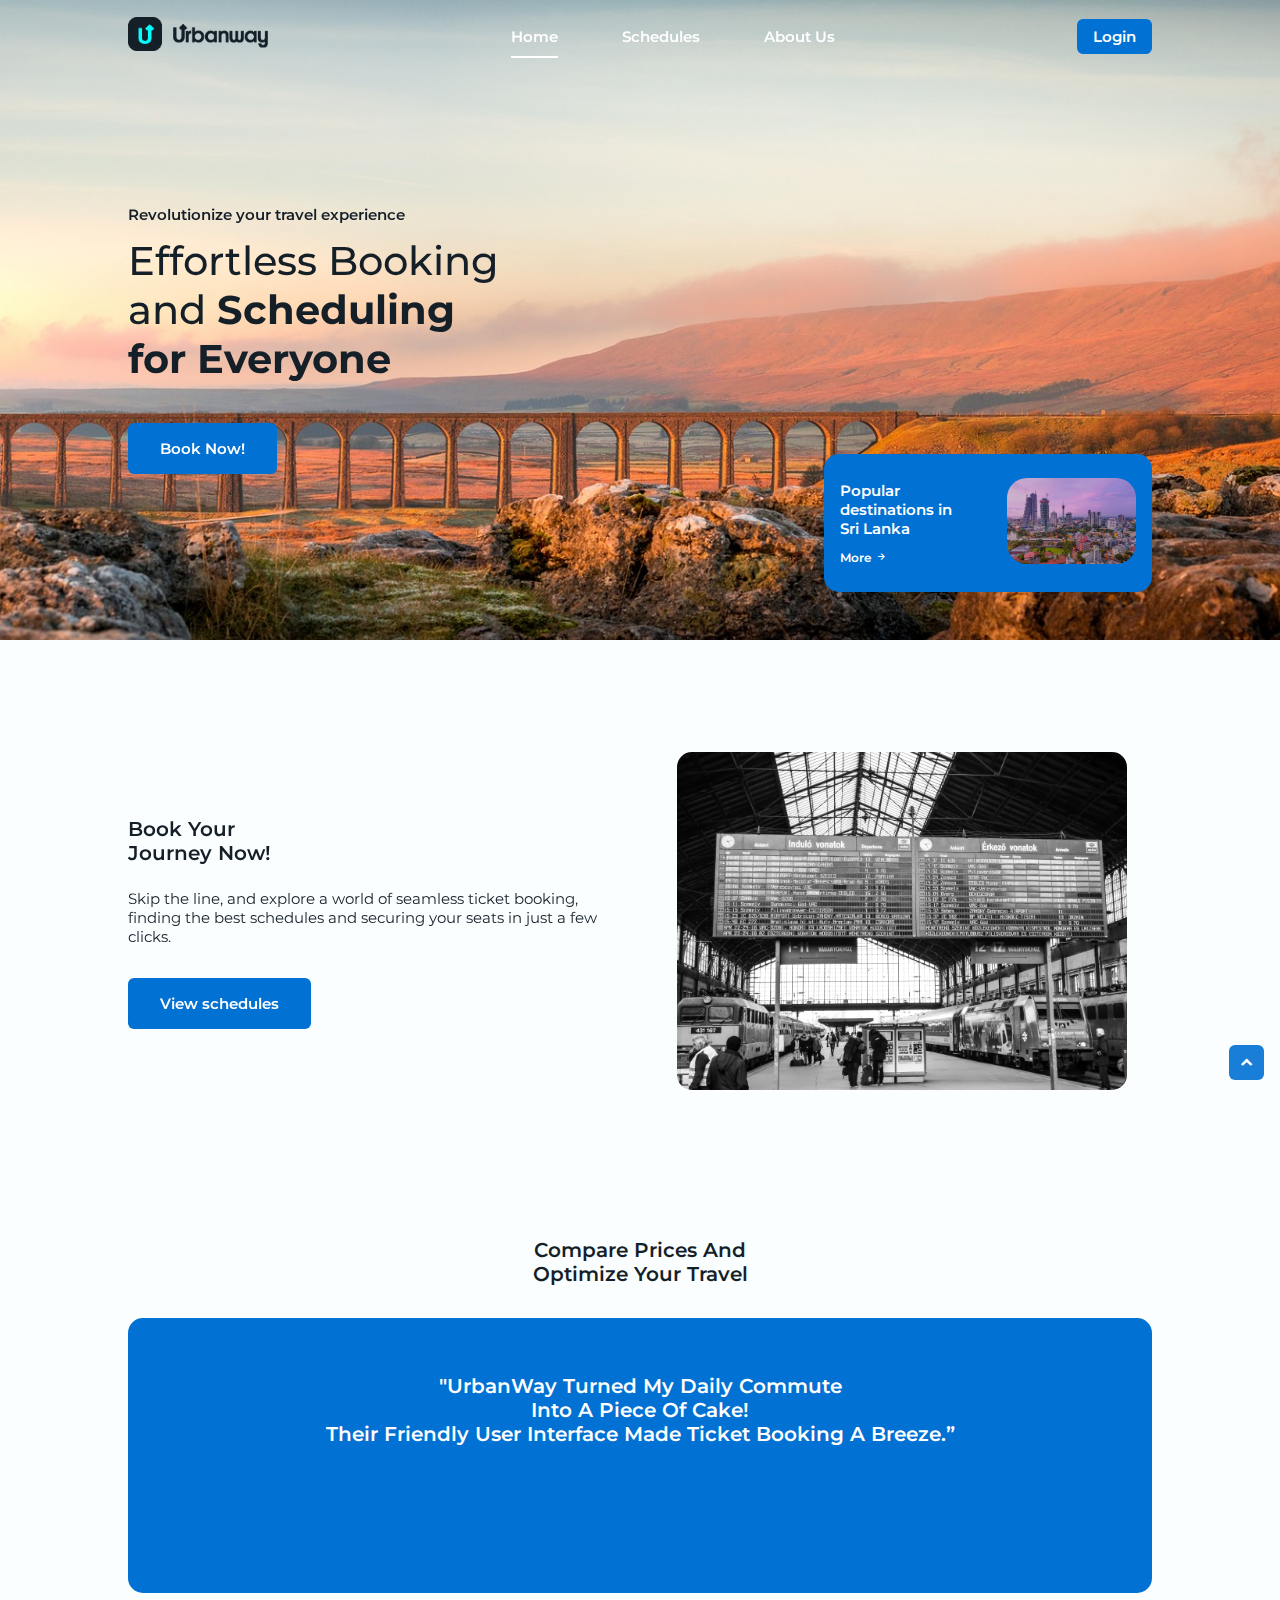
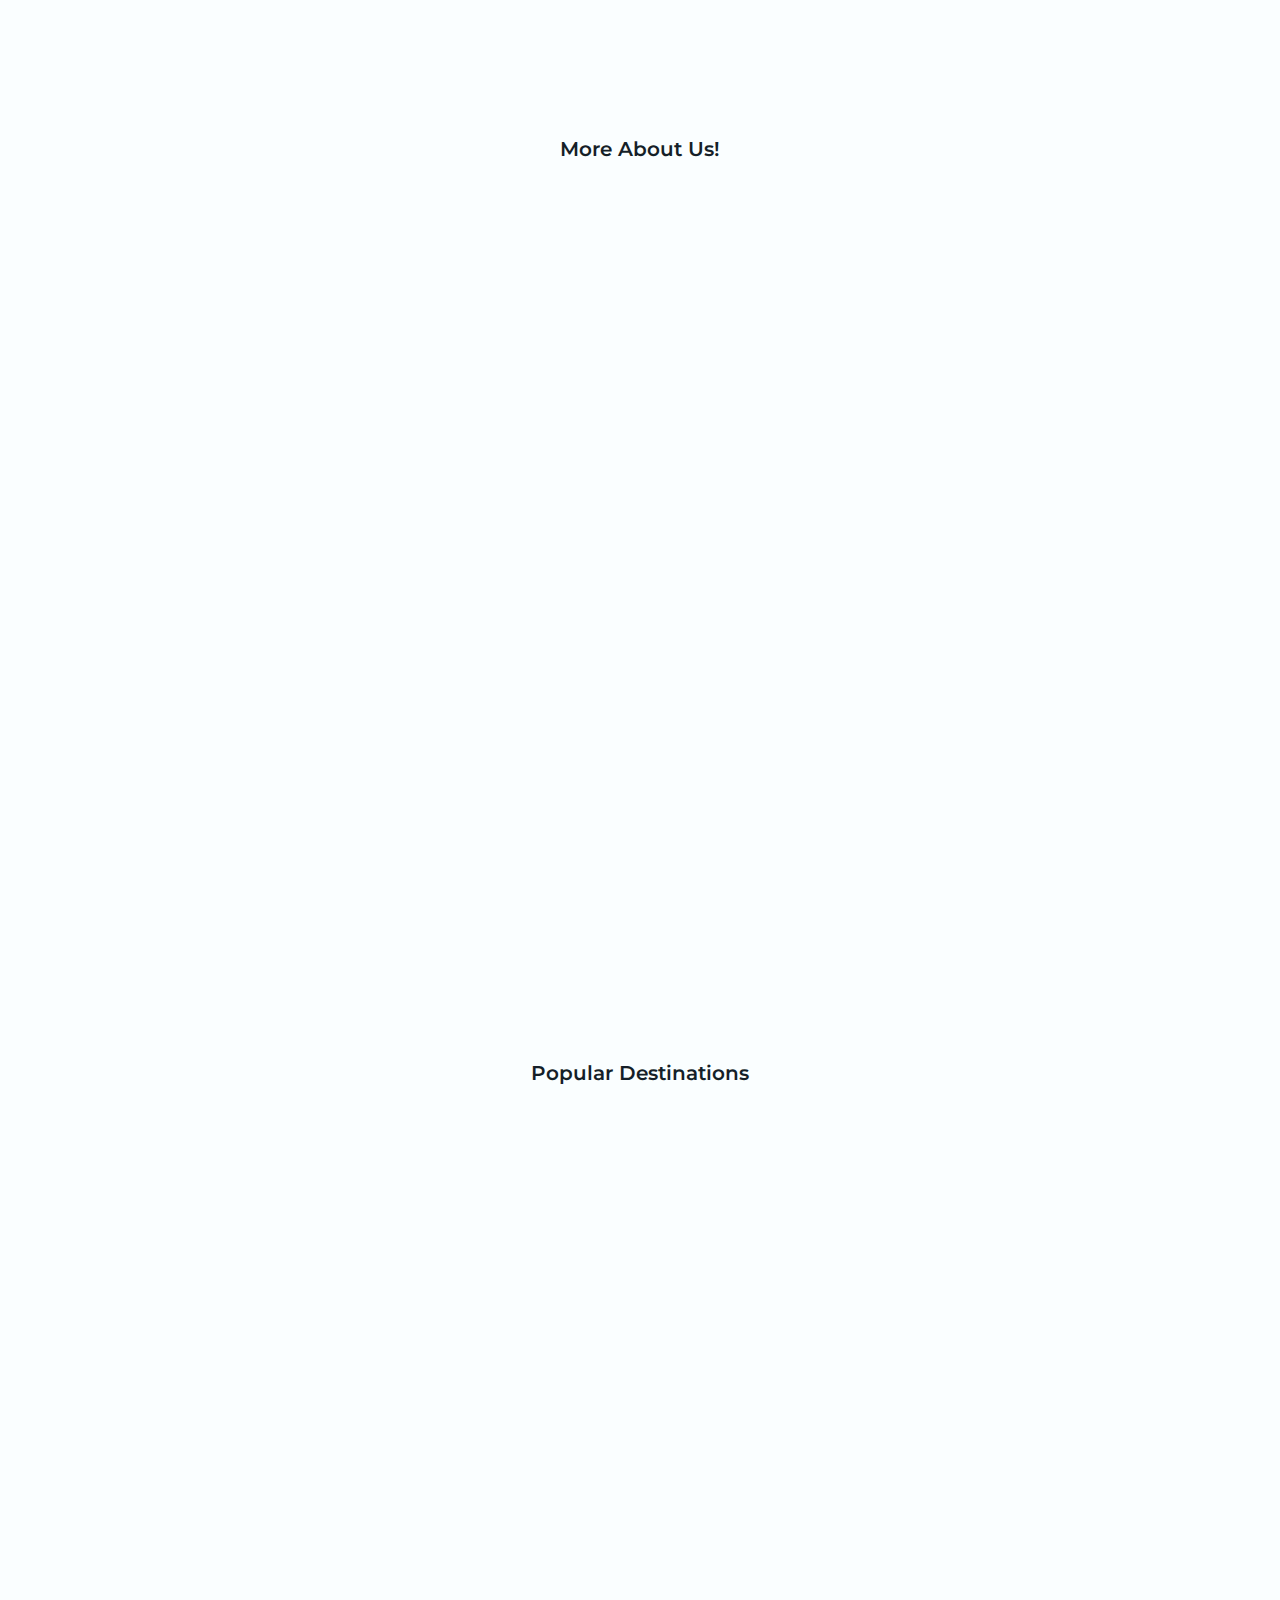
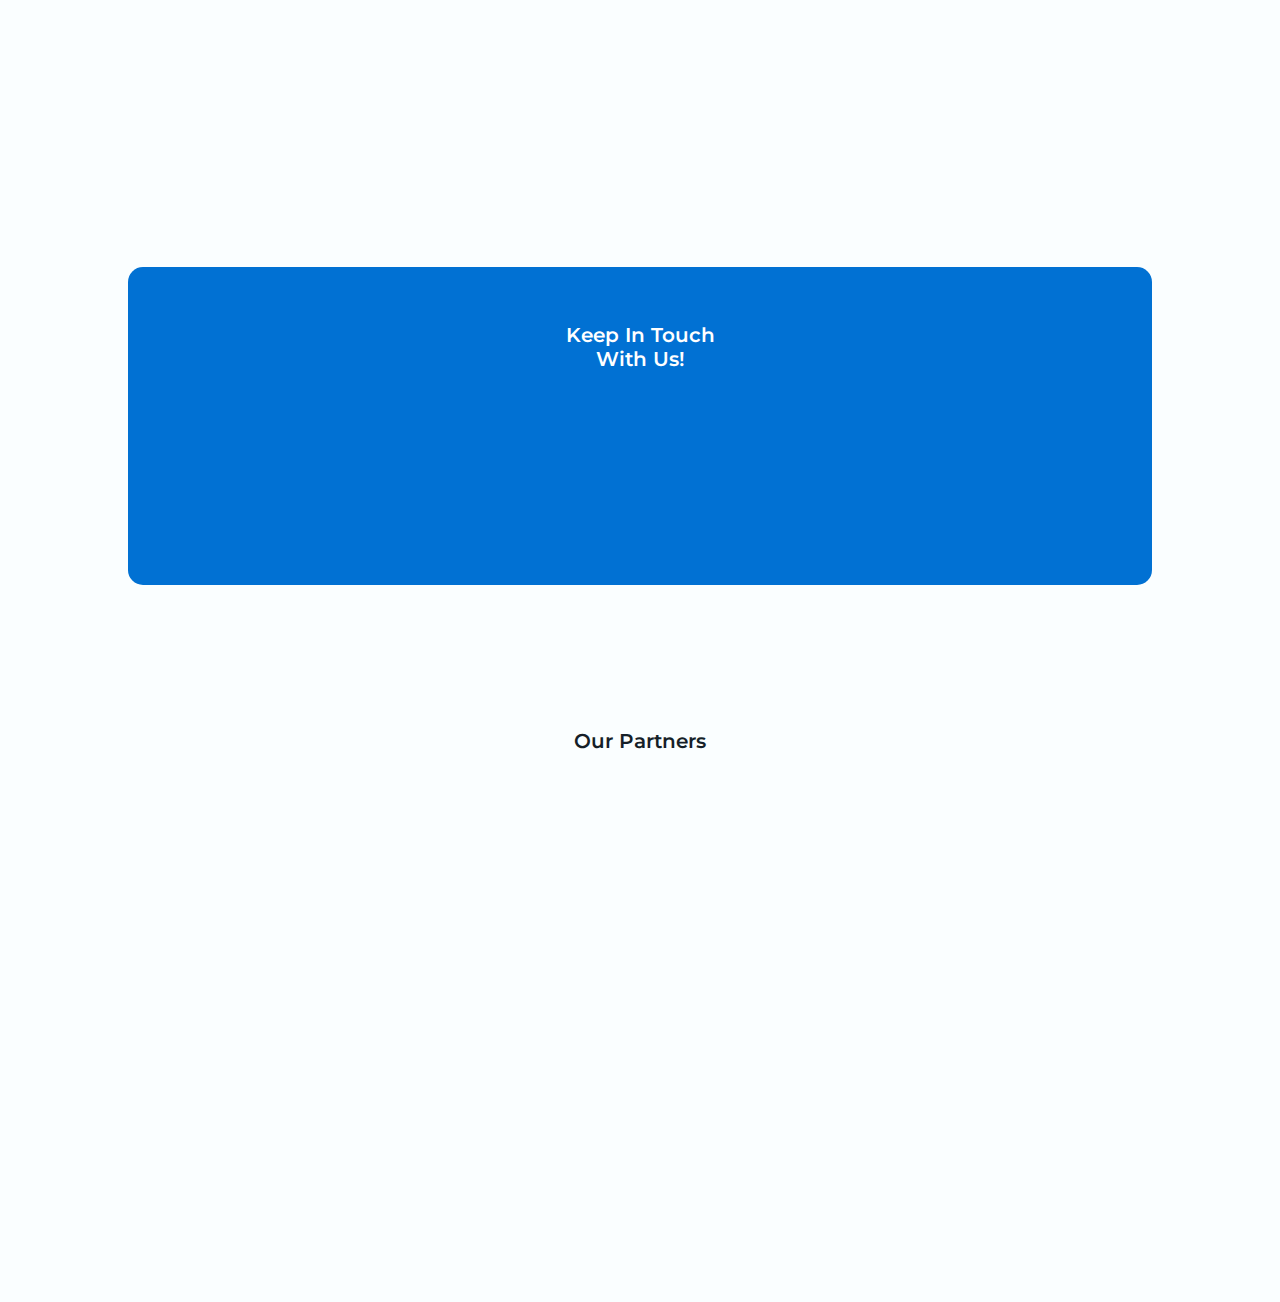
<file: index.html>
<!DOCTYPE html>
    <html lang="en">
    <head>
        <meta charset="UTF-8">
        <meta name="viewport" content="width=device-width, initial-scale=1.0">

        <!--=============== Favicon ===============-->
        <link rel="shortcut icon" href="assets/img/favicon.png" type="image/png">

        <!--=============== Boxicons ===============-->
        <link href='https://unpkg.com/boxicons@2.1.2/css/boxicons.min.css' rel='stylesheet'>

        <!--=============== CSS ===============-->
        <link rel="stylesheet" href="assets/css/styles.css">

        <title>Urbanway</title>
    </head>
    <body>
        <header class="header" id="header">
            <nav class="nav container">
                <a href="index.html"><img src="assets/img/logo1.png" class="logo"></a>

                <div class="nav__menu" id="nav-menu">
                    <ul class="nav__list">
                        <li class="nav__item">
                            <a href="index.html" class="nav__link active-link">Home</a>
                        </li>
                        <li class="nav__item">
                            <a href="schedule.html" class="nav__link">Schedules</a>
                        </li>
                        <li class="nav__item">
                            <a href="About Us.html" class="nav__link">About Us</a>
                        </li>
                    </ul>

                    <i class='bx bx-x nav__close' id="nav-close"></i>

                </div>

                <a href="login.html" class="login-btn">Login</a>

                <div class="nav__toggle" id="nav-toggle">
                    <i class='bx bx-menu'></i>
                </div>

            </nav>
        </header>

        <main class="main">
            <!--==================== HOME ====================-->
            <section class="home" id="home">
                <img src="assets/img/hero2.jpg" alt="" class="home__img">

                <div class="home__container container grid">
                    <div class="home__data">
                        <span class="home__data-subtitle">Revolutionize your travel experience</span>
                        <h1 class="home__data-title"> Effortless Booking <br> and <b> Scheduling <br> for Everyone </b></h1>
                        <a href="login.html" class="button">Book Now!</a>

                    </div>

                    <div class="home__info">
                        <div>
                            <span class="home__info-title">Popular destinations in Sri Lanka</span>
                            <a href="#place" class="button button--flex button--link home__info-button">
                                More <i class='bx bx-right-arrow-alt bx-fade-left' ></i>
                            </a>
                        </div>

                        <div class="home__info-overlay">
                            <img src="assets/img/home2.jpg" alt="" class="home__info-img">
                        </div>
                    </div>
                </div>
            </section>

            <!--==================== ABOUT ====================-->
            <section class="about section" id="about">
                <div class="about__container container grid">
                    <div class="about__data">
                        <h2 class="section__title about__title">Book Your <br> Journey Now!</h2>
                        <p class="about__description">Skip the line, and explore a world of seamless ticket booking, finding the best schedules and securing your seats in just a few clicks.
                        </p>
                        <a href="schedulespage.html" class="button">View schedules</a>
                    </div>

                    <div class="about__img">
                        <div class="about__img-overlay">
                            <img src="assets/img/schedules.jpg" alt="" class="about__img-one">
                        </div>
                    </div>
                </div>
            </section>

            <!--==================== TESTIMONIAL ====================-->
            <section class="testimonial section" id="testimonial">
                <h2 class="section__title">Compare Prices and  <br> Optimize Your Travel </h2>

                    <div class="subscribe__bg">
                        <div class="subscribe__container container">
                            <h2 class="section__title subscribe__title"> "UrbanWay turned my daily commute  <br> into a piece of cake! <br> Their friendly user interface made ticket booking a breeze.” </h2> 
                            <p class="subscribe__description"> - Sahan Madushka </p>
                        </div>
                    </div>
                    
            </section>
                

            <!--==================== EXPERIENCE ====================-->
            <section class="experience section">
                <h2 class="section__title">More About Us!</h2>

                <div class="experience__container container grid">
                    <div class="experience__content grid">
                        <div class="experience__data">
                            <h2 class="experience__number">5</h2>
                            <span class="experience__description">Years <br> Experience</span>
                        </div>

                        <div class="experience__data">
                            <h2 class="experience__number">1000+</h2>
                            <span class="experience__description">Destinations</span>
                        </div>

                        <div class="experience__data">
                            <h2 class="experience__number">1M+</h2>
                            <span class="experience__description">Users</span>
                        </div>
                    </div>

                    <div class="experience__img grid">
                        <div class="experience__overlay">
                            <img src="assets/img/exp.jpg" alt="" class="experience__img-one">
                        </div>
                    </div>
                </div>
            </section>

            <!--==================== PLACES ====================-->
            <section class="place section" id="place">
                <h2 class="section__title">Popular Destinations</h2>

                <div class="place__container container grid">
                    <!--==================== PLACES CARD 1 ====================-->
                    <div class="place__card">
                        <img src="assets/img/dest1.jpg" alt="" class="place__img">
                        
                        <div class="place__content">
                            <span class="place__rating">
                                <i class='bx bxs-star place__rating-icon' ></i>
                                <span class="place__rating-number">5.0</span>
                            </span>

                            <div class="place__data">
                                <h3 class="place__title">Colombo</h3>
                            </div>
                        </div>

                        <button class="button button--flex place__button">
                            <i class='bx bxs-chevron-right' ></i>
                        </button>
                    </div>

                    <!--==================== PLACES CARD 2 ====================-->
                    <div class="place__card">
                        <img src="assets/img/dest2.jpg" alt="" class="place__img">
                        
                        <div class="place__content">
                            <span class="place__rating">
                                <i class='bx bxs-star place__rating-icon' ></i>
                                <span class="place__rating-number">5.0</span>
                            </span>

                            <div class="place__data">
                                <h3 class="place__title">Kandy</h3>
                            </div>
                        </div>

                        <button class="button button--flex place__button">
                            <i class='bx bxs-chevron-right' ></i>
                        </button>
                    </div>

                    <!--==================== PLACES CARD 3 ====================-->
                    <div class="place__card">
                        <img src="assets/img/dest3.jpg" alt="" class="place__img">
                        
                        <div class="place__content">
                            <span class="place__rating">
                                <i class='bx bxs-star place__rating-icon' ></i>
                                <span class="place__rating-number">4.9</span>
                            </span>

                            <div class="place__data">
                                <h3 class="place__title">Galle</h3>
                            </div>
                        </div>

                        <button class="button button--flex place__button">
                            <i class='bx bxs-chevron-right' ></i>
                        </button>
                    </div>

                    <!--==================== PLACES CARD 4 ====================-->
                    <div class="place__card">
                        <img src="assets/img/dest4.jpg" alt="" class="place__img">
                        
                        <div class="place__content">
                            <span class="place__rating">
                                <i class='bx bxs-star place__rating-icon' ></i>
                                <span class="place__rating-number">4.9</span>
                            </span>

                            <div class="place__data">
                                <h3 class="place__title">Nuwara<br>Eliya</h3>
                            </div>
                        </div>

                        <button class="button button--flex place__button">
                            <i class='bx bxs-chevron-right' ></i>
                        </button>
                    </div>

                    <!--==================== PLACES CARD 5 ====================-->
                    <div class="place__card">
                        <img src="assets/img/dest5.jpg" alt="" class="place__img">
                        
                        <div class="place__content">
                            <span class="place__rating">
                                <i class='bx bxs-star place__rating-icon' ></i>
                                <span class="place__rating-number">4.8</span>
                            </span>

                            <div class="place__data">
                                <h3 class="place__title">Trinco<br>malee</h3>
                            </div>
                        </div>

                        <button class="button button--flex place__button">
                            <i class='bx bxs-chevron-right' ></i>
                        </button>
                    </div>

                    <!--==================== PLACES CARD 6 ====================-->
                    <div class="place__card">
                        <img src="assets/img/dest6.jpg" alt="" class="place__img">
                        
                        <div class="place__content">
                            <span class="place__rating">
                                <i class='bx bxs-star place__rating-icon' ></i>
                                <span class="place__rating-number">4.8</span>
                            </span>

                            <div class="place__data">
                                <h3 class="place__title">Negombo</h3>
                            </div>
                        </div>

                        <button class="button button--flex place__button">
                            <i class='bx bxs-chevron-right' ></i>
                        </button>
                    </div>
                </div>
            </section>

            <!--==================== SUBSCRIBE ====================-->
            <section class="subscribe section">
                <div class="subscribe__bg">
                    <div class="subscribe__container container">
                        <h2 class="section__title subscribe__title">Keep In Touch <br> With Us!</h2>
                        <p class="subscribe__description">Subscribe to our newsletter for 
                            updates, helpful tips, and
                            exclusive offers.
                        </p>
    
                        <form action="" class="subscribe__form">
                            <input type="text" placeholder="Enter your email." class="subscribe__input">
    
                            <button class="button">
                                Subscribe
                            </button>
                        </form>
                    </div>
                </div>
            </section>
            
            <!--==================== SPONSORS ====================-->
            <section class="sponsor section">
                <h2 class="section__title">Our Partners</h2><br><br>
                <div class="sponsor__container container grid">
                    <div class="sponsor__content">
                        <img src="assets/img/sponsorsnew1.png" alt="" class="sponsor__img">
                    </div>
                    <div class="sponsor__content">
                        <img src="assets/img/sponsorsnew2.png" alt="" class="sponsor__img">
                    </div>
                    <div class="sponsor__content">
                        <img src="assets/img/sponsorsnew3.png" alt="" class="sponsor__img">
                    </div>
                    <div class="sponsor__content">
                        <img src="assets/img/sponsorsnew4.png" alt="" class="sponsor__img">
                    </div>
                    <div class="sponsor__content">
                        <img src="assets/img/sponsorsnew5.png" alt="" class="sponsor__img">
                    </div>
                </div>
            </section>
        </main>

        <!--==================== FOOTER ====================-->
        <footer class="footer section">
            <div class="footer__container container grid">
                <div class="footer__content grid">
                    <div class="footer__data">
                        <h3 class="footer__title">Urbanway</h3>
                        <p class="footer__description">Wave goodbye to  <br> tedious ticket counters and 
                            embrace the future with <br> <b>UrbanWay!</b>
                        </p>  
                        <div>
                            <a href="https://www.facebook.com/" target="_blank" class="footer__social">
                                <i class='bx bxl-facebook-circle' ></i>
                            </a>
                            <a href="https://twitter.com/" target="_blank" class="footer__social">
                                <i class='bx bxl-twitter' ></i>
                            </a>
                            <a href="https://www.instagram.com/" target="_blank" class="footer__social">
                                <i class='bx bxl-instagram'></i>
                            </a>
                            <a href="https://www.youtube.com/" target="_blank" class="footer__social">
                                <i class='bx bxl-youtube' ></i>
                            </a>
                        </div>
                    </div>
    
                    <div class="footer__data">
                        <h3 class="footer__subtitle">About</h3>
                        <ul>
                            <li class="footer__item">
                                <a href="" class="footer__link">About Us</a>
                            </li>
                            <li class="footer__item">
                                <a href="" class="footer__link">Features</a>
                            </li>
                            <li class="footer__item">
                                <a href="" class="footer__link">New & Blog</a>
                            </li>
                        </ul>
                    </div>
    
                    <div class="footer__data">
                        <h3 class="footer__subtitle">Company</h3>
                        <ul>
                            <li class="footer__item">
                                <a href="" class="footer__link">Our Team</a>
                            </li>
                            <li class="footer__item">
                                <a href="" class="footer__link">Plan Pricing</a>
                            </li>
                            <li class="footer__item">
                                <a href="" class="footer__link">Become a member</a>
                            </li>
                        </ul>
                    </div>
    
                    <div class="footer__data">
                        <h3 class="footer__subtitle">Support</h3>
                        <ul>
                            <li class="footer__item">
                                <a href="" class="footer__link">FAQs</a>
                            </li>
                            <li class="footer__item">
                                <a href="" class="footer__link">Support Center</a>
                            </li>
                            <li class="footer__item">
                                <a href="" class="footer__link">Contact Us</a>
                            </li>
                        </ul>
                    </div>
                </div>

                <div class="footer__rights">
                    <b><p class="footer__copy">&#169; Team 5 - Sahan Tashiya Gihan Abishek Inura Layan. ICT 142-3 Group Project</p></b>
                    <div class="footer__terms">
                        <a href="#" class="footer__terms-link">Terms of Service</a>
                        <a href="#" class="footer__terms-link">Privacy Policy</a>
                    </div>
                </div>
            </div>
        </footer>

         <!--========== SCROLL UP ==========-->
        <a href="#" class="scrollup" id="scroll-up">
            <i class='bx bxs-chevron-up bx-fade-up scrollup__icon' ></i>
        </a>

        <!--=============== SCROLL REVEAL===============-->
        <script src="assets/js/scrollreveal.min.js"></script>

        <!--=============== MAIN JS ===============-->
        <script src="assets/js/main.js"></script>
    </body>
</html>
</file>
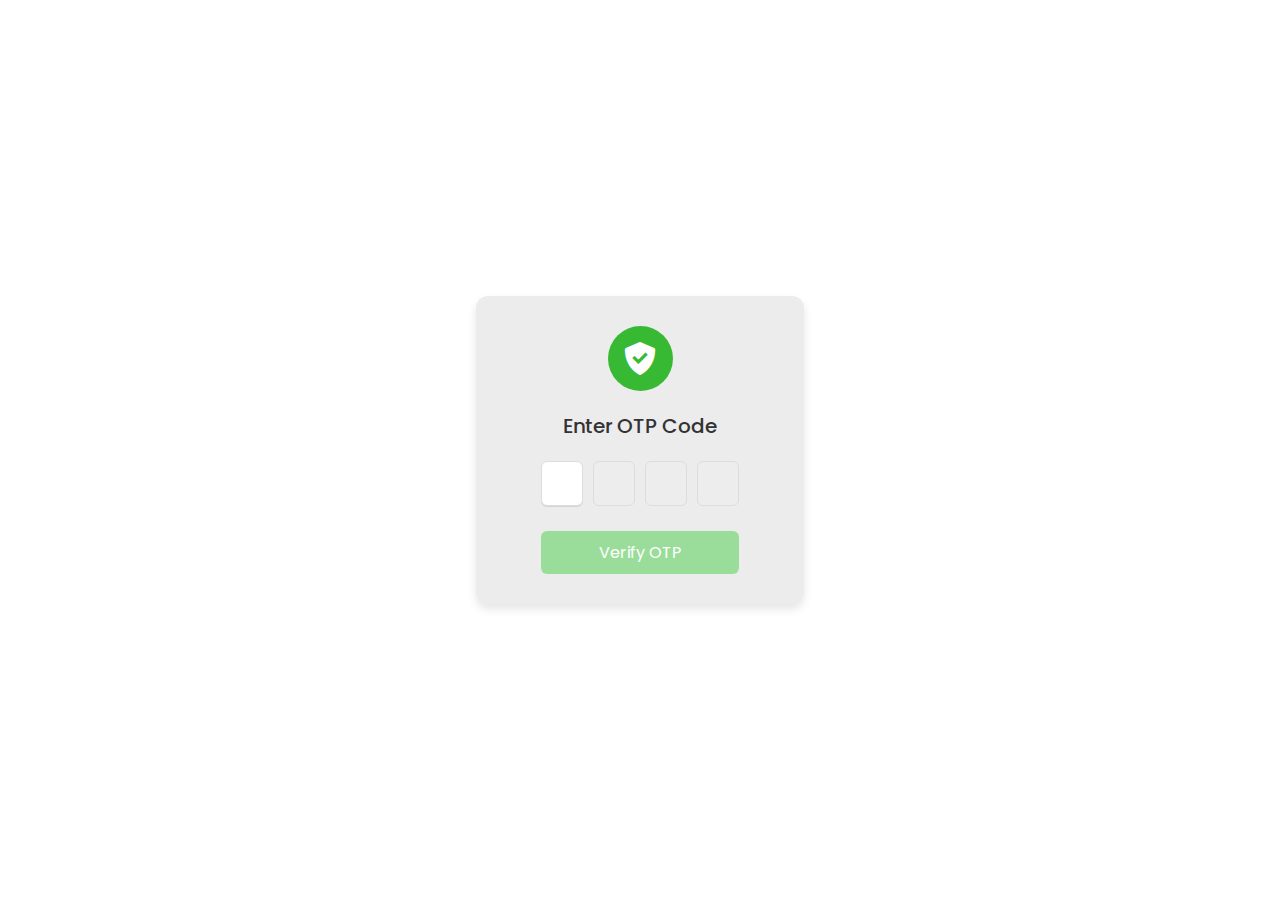
<file: otppage.html>
<!DOCTYPE html>
<html lang="en">
<head>
    <meta charset="UTF-8">
    <meta name="viewport" content="width=device-width, initial-scale=1.0">
    <title>Verification</title>

    <!-- Importing UNPKG Boxicons -->
    <link href="https://unpkg.com/boxicons@2.1.4/css/boxicons.min.css" rel="stylesheet" />
    
    <!-- Css -->
   <style>
    @import url("https://fonts.googleapis.com/css2?family=Poppins:wght@200;300;400;500;600;700&display=swap");

    * {
    margin: 0;
    padding: 0;
    box-sizing: border-box;
    font-family: "Poppins", sans-serif;
    }

    body {
    min-height: 100vh;
    display: flex;
    align-items: center;
    justify-content: center;
    background: #ffffff;
    }

    :where(.container, form, .input-field, header) {
    display: flex;
    flex-direction: column;
    align-items: center;
    justify-content: center;
    }

    .container {
    background: #ececec;
    padding: 30px 65px;
    border-radius: 12px;
    row-gap: 20px;
    box-shadow: 0 5px 10px rgba(0, 0, 0, 0.1);
    }

    .container header {
    height: 65px;
    width: 65px;
    background: #37b933;
    color: #fff;
    font-size: 2.5rem;
    border-radius: 50%;
    }

    .container h4 {
    font-size: 1.25rem;
    color: #333;
    font-weight: 500;
    }

    form .input-field {
    flex-direction: row;
    column-gap: 10px;
    }

    .input-field input {
    height: 45px;
    width: 42px;
    border-radius: 6px;
    outline: none;
    font-size: 1.125rem;
    text-align: center;
    border: 1px solid #ddd;
    }

    .input-field input:focus {
    box-shadow: 0 1px 0 rgba(0, 0, 0, 0.1);
    }

    .input-field input::-webkit-inner-spin-button,
    .input-field input::-webkit-outer-spin-button {
    display: none;
    }

    form button {
    margin-top: 25px;
    width: 100%;
    color: #fff;
    font-size: 1rem;
    border: none;
    padding: 9px 0;
    cursor: pointer;
    border-radius: 6px;
    pointer-events: none;
    background: #5ed35e94;
    transition: all 0.2s ease;
    }

    form button.active {
    background: #74ff68;
    pointer-events: auto;
    }

    form button:hover {
    background: #b4ffaa;
    }

   </style>

</head>

<body>
    <div class="container">
        <header>
          <i class="bx bxs-check-shield"></i>
        </header>
        <h4>Enter OTP Code</h4>
        <form action="#">
          <div class="input-field">
            <input type="number" />
            <input type="number" disabled />
            <input type="number" disabled />
            <input type="number" disabled />
          </div>
          <button>Verify OTP</button>
        </form>
      </div>

      <script>
         const inputs = document.querySelectorAll("input"),
        button = document.querySelector("button");

        // iterate over all inputs
        inputs.forEach((input, index1) => {
         input.addEventListener("keyup", (e) => {
        // This code gets the current input element and stores it in the currentInput variable
        // This code gets the next sibling element of the current input element and stores it in the nextInput variable
        // This code gets the previous sibling element of the current input element and stores it in the prevInput variable
        const currentInput = input,
        nextInput = input.nextElementSibling,
        prevInput = input.previousElementSibling;

        // if the value has more than one character then clear it
        if (currentInput.value.length > 1) {
        currentInput.value = "";
        return;
        }

        // if the next input is disabled and the current value is not empty
        //  enable the next input and focus on it
        if (nextInput && nextInput.hasAttribute("disabled") && currentInput.value !== "") {
        nextInput.removeAttribute("disabled");
        nextInput.focus();
        }

        // if the backspace key is pressed
        if (e.key === "Backspace") {
        // iterate over all inputs again
        inputs.forEach((input, index2) => {
            // if the index1 of the current input is less than or equal to the index2 of the input in the outer loop
            // and the previous element exists, set the disabled attribute on the input and focus on the previous element
            if (index1 <= index2 && prevInput) {
            input.setAttribute("disabled", true);
            input.value = "";
            prevInput.focus();
            }
        });
        }
        //if the fourth input( which index number is 3) is not empty and has not disable attribute then
        //add active class if not then remove the active class.
        if (!inputs[3].disabled && inputs[3].value !== "") {
        button.classList.add("active");
        return;
        }
        button.classList.remove("active");
    });
    });

    //focus the first input which index is 0 on window load
    window.addEventListener("load", () => inputs[0].focus());
    </script>
</body>
</html>
</file>
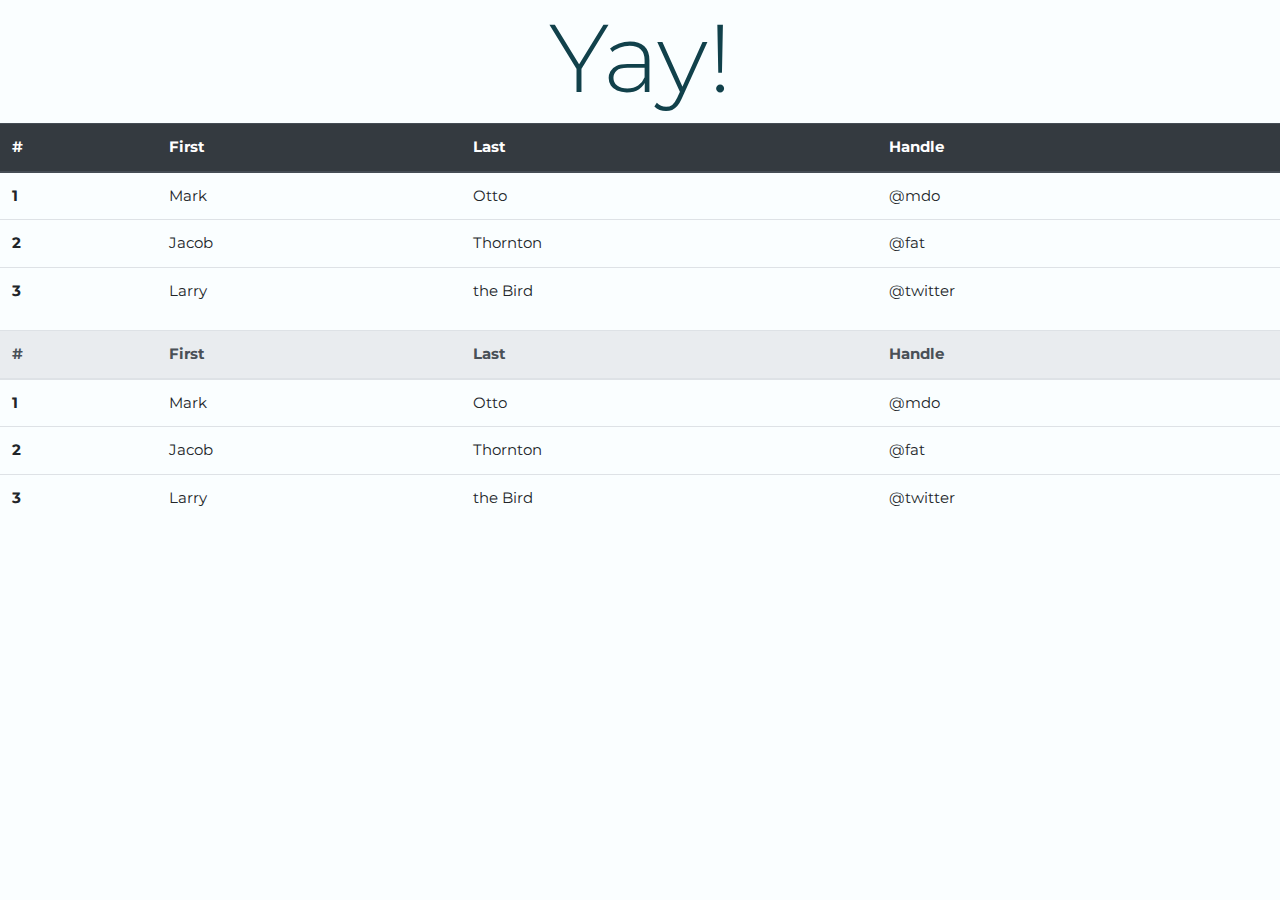
<file: schedulespage.html>
<!DOCTYPE html>
<html lang="en">
<head>
    <meta charset="UTF-8">
    <meta name="viewport" content="width=device-width, initial-scale=1.0">
    <title>Document</title>
    <link rel="stylesheet" href="https://stackpath.bootstrapcdn.com/bootstrap/4.5.2/css/bootstrap.min.css">
    <link rel="stylesheet" href="assets/css/styles.css">
</head>
<body>
    <div class="text-center">
        <h1 class="display-1 fw-bold">Yay!</h1>
    </div>

    <table class="table">
        <thead class="thead-dark">
          <tr>
            <th scope="col">#</th>
            <th scope="col">First</th>
            <th scope="col">Last</th>
            <th scope="col">Handle</th>
          </tr>
        </thead>
        <tbody>
          <tr>
            <th scope="row">1</th>
            <td>Mark</td>
            <td>Otto</td>
            <td>@mdo</td>
          </tr>
          <tr>
            <th scope="row">2</th>
            <td>Jacob</td>
            <td>Thornton</td>
            <td>@fat</td>
          </tr>
          <tr>
            <th scope="row">3</th>
            <td>Larry</td>
            <td>the Bird</td>
            <td>@twitter</td>
          </tr>
        </tbody>
      </table>
      
      <table class="table">
        <thead class="thead-light">
          <tr>
            <th scope="col">#</th>
            <th scope="col">First</th>
            <th scope="col">Last</th>
            <th scope="col">Handle</th>
          </tr>
        </thead>
        <tbody>
          <tr>
            <th scope="row">1</th>
            <td>Mark</td>
            <td>Otto</td>
            <td>@mdo</td>
          </tr>
          <tr>
            <th scope="row">2</th>
            <td>Jacob</td>
            <td>Thornton</td>
            <td>@fat</td>
          </tr>
          <tr>
            <th scope="row">3</th>
            <td>Larry</td>
            <td>the Bird</td>
            <td>@twitter</td>
          </tr>
        </tbody>
      </table>

    
</body>
</html>
</file>
<file: assets/css/styles.css>
/*=============== Font - Montserrat - Medium 500 ===============*/
@import url('https://fonts.googleapis.com/css2?family=Montserrat:wght@500&display=swap');

/*=============== Global ===============*/
* {
  box-sizing: border-box;
  padding: 0;
  margin: 0;
}

html {
  scroll-behavior: smooth;
}

body {
  margin: 3rem 0 0 0;
  font-family: 'Montserrat', sans-serif;
  font-size: .938rem;
  background-color: #fafeff;
  color: #233539;
}

h1, h2, h3 {
  color: #11414b;
  font-weight: 600;
  font-family: 'Montserrat', sans-serif;
}

ul {
  list-style: none;
}

a {
  text-decoration: none;
}

img,
video {
  max-width: 100%;
  height: auto;
}

button,
input {
  border: none;
  font-family: 'Montserrat', sans-serif;
  font-size: .938rem;
}

button {
  border-radius: 6px;
  cursor: pointer;
}

input {
  outline: none;
}

.main {
  overflow-x: hidden;
}

.section {
  padding: 4.5rem 0 2.5rem;
}

.section__title {
  font-size: 1.25rem;
  color: #151f28;
  text-align: center;
  text-transform: capitalize;
  margin-bottom: 2rem;;
}

.container {
  max-width: 968px;
  margin-left: 1rem;
  margin-right: 1rem;
}

.grid {
  display: grid;
  gap: 1.5rem;
}

/*=============== Header ===============*/
.header {
  width: 100%;
  position: fixed;
  top: 0;
  left: 0;
  z-index: 100;
  background-color: transparent;
}

/*=============== Navigation Bar ===============*/
.logo{
  width: 140px;
  cursor: pointer;
}

.nav {
  height: 3rem;
  display: flex;
  justify-content: space-between;
  align-items: center;
}

.nav__logo, .nav__toggle {
  color: #FFF;
}

.nav__logo {
  font-weight: 600;
}

.nav__toggle {
  font-size: 1.2rem;
  cursor: pointer;
}

.nav__menu {
  position: relative;
}

@media screen and (max-width: 767px) {
  .nav__menu {
    position: fixed;
    background-color: #fafeff;
    top: 0;
    right: -100%;
    width: 70%;
    height: 100%;
    box-shadow: -1px 0 4px rgba(14, 55, 63, 0.15);
    padding: 3rem;
    transition: .4s;
  }
}

.nav__list {
  display: flex;
  flex-direction: column;
  row-gap: 2.5rem;
}

.nav__link {
  color: #919ea1;
  font-weight: 600;
  text-transform: uppercase;
}

.nav__link:hover {
  color: #44686f;
}

.nav__close {
  position: absolute;
  top: .75rem;
  right: 1rem;
  font-size: 1.5rem;
  color: #11414b;
  cursor: pointer;
}

/*=============== Navigation Bar - Login Button ===============*/

.login-btn{
  background-color: #0171d3;
  color: #FFF;
  padding: 0.5rem 1rem;
  font-weight: 600;
  transition: .3s;
  border-radius: 6px;
}

.login-btn:hover {
  background-color: #0088ff;
}

@media (max-width: 767px) { 
  .login-btn {
      display:none;
  }
}

.show-menu {
  right: 0;
}


.scroll-header {
  background-color: #fafeff;
  box-shadow: 0 0 4px rgba(14, 55, 63, 0.15);
}

.scroll-header .nav__logo,
.scroll-header .nav__toggle {
  color: #11414b;
}

.active-link {
  position: relative;
  color: #11414b;
}

.active-link::before {
  content: '';
  position: absolute;
  background-color: #11414b;
  width: 100%;
  height: 2px;
  bottom: -.75rem;
  left: 0;
}

/*=============== Home ===============*/
.home__img {
  position: absolute;
  top: 0;
  left: 0;
  width: 100%;
  height: 100vh;
  object-fit: cover;
  object-position: 83%;
}

.home__container {
  position: relative;
  height: calc(100vh - 3rem);
  align-content: center;
  row-gap: 3rem;
}

.home__data-subtitle, 
.home__data-title, 
.home__social-link {
  color: #151f28;
}

.home__data-subtitle {
  display: block;
  font-weight: 600;
  margin-bottom: .75rem;
}

.home__data-title {
  font-size: 2.5rem;
  font-weight: 500;
  margin-bottom: 2.5rem;
}

.home__info {
  background-color: #0171d3;
  border-radius: 15px;
  color: #FFF;
  display: flex;
  padding: 1.5rem 1rem;
  align-items: center;
  column-gap: .5rem;
  position: absolute;
  right: 0;
  bottom: 1rem;
  width: 228px;
}

.home__info-title {
  display: block;
  font-size: .813rem;
  font-weight: 600;
  margin-bottom: .75rem;
}

.home__info-button {
  font-size: .75rem;
}

.home__info-overlay {
  overflow: hidden;
}

.home__info-img {
  border-radius: 20px;
  width: 145px;
  transition: .3s;
}

.home__info-img:hover {
  border-radius: 10px;
}

/*=============== Buttons ===============*/
.button {
  border-radius: 6px;
  display: inline-block;
  background-color: #0171d3;
  color: #FFF;
  padding: 1rem 2rem;
  font-weight: 600;
  transition: .3s;
}

.button:hover {
  background-color: #0088ff;
}

.button--flex {
  display: flex;
  align-items: center;
  column-gap: .25rem;
}

.button--link {
  background: none;
  padding: 0;
}

.button--link:hover {
  background: none;
}

/*=============== About ===============*/
.about__data {
  text-align: center;
  color: #151f28;
}

.about__container {
  row-gap: 2.5rem;
}

.about__description {
  margin-bottom: 2rem;
}

.about__img {
  display: flex;
  column-gap: 1rem;
  align-items: center;
  justify-content: center;
}

.about__img-overlay {
  overflow: hidden;
}

.about__img-one {
  border-radius: 15px;
}

.about__img-one {
  transition: .3s;
}

.about__img-one:hover {
  transform: scale(1.1);
}

/*=============== Testimonial ===============*/
.subscribe__bg {
  background-color: #0171d3;
  border-radius: 15px;
  padding: 2.5rem 0;
}

.subscribe__title, 
.subscribe__description {
  color: #FFF;
}

.subscribe__description {
  text-align: center;
  margin-bottom: 2.5rem;
}

/*=============== Testimonial ===============*/
.experience__container {
  row-gap: 2.5rem;
  justify-content: center;
  justify-items: center;
}

.experience__content {
  grid-template-columns: repeat(3, 1fr);
  column-gap: 1rem;
  justify-items: center;
  padding: 0 2rem;
}

.experience__number {
  font-size: 1.25rem;
  font-weight: 600;
  margin-bottom: .5rem;
}

/*=============== Places ===============*/
.place__card, .place__img {
  height: 230px;
}

.place__container {
  grid-template-columns: repeat(2, max-content);
  justify-content: center;
}

.place__card {
  position: relative;
  overflow: hidden;
}

.place__card:hover .place__img {
  transform: scale(1.1);
}

.place__img {
  transition: .3s;
  border-radius: 15px;
}

.place__title {
  color: #ffffff;
}

.place__content {
  color: #151f28;
  position: absolute;
  top: 0;
  left: 0;
  width: 100%;
  height: 100%;
  display: flex;
  flex-direction: column;
  justify-content: space-between;
  padding: .75rem .75rem 1rem;
}

.place__rating {
  align-self: flex-end;
  display: flex;
  align-items: center;
}

.place__rating-icon {
  font-size: .75rem;
  margin-right: .25rem;
}

.place__rating-number {
  font-size: .813rem;
}

.place__subtitle, .place__price {
  display: block;
}

.place__title {
  font-size: 1rem;
  margin-bottom: .25rem;
}

.place__subtitle {
  font-size: .75rem;
  margin-bottom: 1.25rem;
}

.place__button {
  position: absolute;
  right: 0;
  bottom: 0;
  padding: .75rem 1rem;
}

/*=============== Subscribe ===============*/
.subscribe__bg {
  background-color: #0171d3;
  border-radius: 15px;
  padding: 2.5rem 0;
}

.subscribe__title, 
.subscribe__description {
  color: #FFF;
}

.subscribe__description {
  text-align: center;
  margin-bottom: 2.5rem;
}

.subscribe__form {
  background-color: #f6f9f9;
  border-radius: 15px;
  padding: .5rem;
  display: flex;
  justify-content: space-between;
}

.subscribe__input {
  width: 70%;
  padding-right: .5rem;
  background-color: #f6f9f9;
  color: #44686f;
}

.subscribe__input::placeholder {
  color: #44686f;
}

/*=============== Partners ===============*/
.sponsor__container {
  grid-template-columns: repeat(auto-fit, minmax(110px, 1fr));
  justify-items: center;
  row-gap: 3.5rem;
}

.sponsor__content:hover .sponsor__img {
  filter: drop-shadow(2px 2px 2px rgba(0, 0, 0, 0.281));
}

.sponsor__img {
  width: 150px;
  filter: invert(0.2);
  transition: .3s;
}

/*=============== Footer ===============*/
.footer__container {
  row-gap: 5rem;
}

.footer__content {
  grid-template-columns: repeat(auto-fit, minmax(220px, 1fr));
  row-gap: 2rem;
}

.footer__title, 
.footer__subtitle {
  font-size: 1rem;
}

.footer__title {
  margin-bottom: .5rem;
}

.footer__description {
  margin-bottom: 2rem;
}

.footer__social {
  font-size: 1.25rem;
  color: #151f28;
  margin-right: 1.25rem;
}

.footer__subtitle {
  margin-bottom: 1rem;
}

.footer__item {
  margin-bottom: .75rem;
}

.footer__link {
  color: #151f28;
}

.footer__link:hover {
  color: #11414b;
}

.footer__rights {
  display: flex;
  flex-direction: column;
  row-gap: 1.5rem;
  text-align: center;
}

.footer__copy, .footer__terms-link {
  font-size: .813rem;
  color: #919ea1;
}

.footer__terms {
  display: flex;
  column-gap: 1.5rem;
  justify-content: center;
}

.footer__terms-link:hover {
  color: #44686f;
}

/*========== Scroll Up Button ==========*/
.scrollup {
  border-radius: 6px;
  position: fixed;
  right: 1rem;
  bottom: -20%;
  background-color: #0171d3;
  padding: .5rem;
  display: flex;
  opacity: .9;
  z-index: 10;
  transition: .4s;
}

.scrollup:hover {
  background-color: #0088ff;
  opacity: 1;
}

.scrollup__icon {
  color: #FFF;
  font-size: 1.2rem;
}

.show-scroll {
  bottom: 5rem;
}

/*=============== Scroll Bar ===============*/
::-webkit-scrollbar {
  width: .60rem;
  background-color: #e2e8e9;
}

::-webkit-scrollbar-thumb {
  background-color: #b8c4c7;
}

::-webkit-scrollbar-thumb:hover {
  background-color: #919ea1;
}

/*=============== MEDIA QUERIES Media Queries For Responsive Design ===============*/

/*=============== Small Devices ===============*/
@media screen and (max-width: 340px) {
  .place__container {
    grid-template-columns: max-content;
    justify-content: center;
  }
  .experience__content {
    padding: 0;
  }
  .experience__overlay:nth-child(1) {
    width: 190px;
  }
  .home__info {
    width: 190px;
    padding: 1rem;
  }
  .experience__img,
  .video__container {
    padding: 0;
  }
}

/*=============== Medium Devices ===============*/
@media screen and (min-width: 568px) {
  .video__container {
    display: grid;
    grid-template-columns: .6fr;
    justify-content: center;
  }
  .place__container {
    grid-template-columns: repeat(3, max-content);
  }
  .subscribe__form {
    width: 470px;
    margin: 0 auto;
  }
}

@media screen and (min-width: 768px) {
  body {
    margin: 0;
  }
  .nav {
    height: calc(3rem + 1.5rem);
  }
  .nav__link {
    color: #FFF;
    text-transform: initial;
  }
  .nav__link:hover {
    color: #FFF;
  }
  .nav__dark {
    position: initial;
  }
  .nav__menu {
    display: flex;
    column-gap: 1rem;
  }
  .nav__list {
    flex-direction: row;
    column-gap: 4rem;
  }
  .nav__toggle, .nav__close {
    display: none;
  }
  .change-theme-name {
    display: none;
  }
  .change-theme {
    color: #FFF;
  }
  .active-link::before {
    background-color: #FFF;
  }
  .scroll-header .nav__link {
    color: #44686f;
  }
  .scroll-header .active-link {
    color: #44686f;
  }
  .scroll-header .active-link::before {
    background-color: #11414b;
  }
  .scroll-header .change-theme {
    color: #44686f;
  }
  .section {
    padding: 7rem 0 2rem;
  }
  .home__container {
    height: 100vh;
    grid-template-rows: 1.8fr .5fr;
  }
  .home__data {
    align-self: flex-end;
  }
  .home__social {
    flex-direction: row;
    align-self: flex-end;
    margin-bottom: 3rem;
    column-gap: 2.5rem;
  }
  .home__info {
    bottom: 3rem;
  }
  .about__container {
    grid-template-columns: repeat(2, 1fr);
    align-items: center;
  }
  .about__data, .about__title {
    text-align: initial;
  }
  .about__title {
    margin-bottom: 1.5rem;
  }
  .about__description {
    margin-bottom: 2rem;
  }
  .discover__container {
    width: 610px;
    margin-left: auto;
    margin-right: auto;
  }
  .discover__container,
  .place__container {
    padding-top: 2rem;
  }
  .experience__overlay:nth-child(1) {
    width: 363px;
  }
  .subscribe__bg {
    background: none;
    border-radius: 15px;
    padding: 0;
  }
  .subscribe__container {
    background-color: #0171d3;
    border-radius: 15px;
    padding: 3.5rem 0;
  }
  .subscribe__input {
    padding: 0 .5rem;
  }
  .footer__rights {
    flex-direction: row;
    justify-content: space-between;
  }
}

/*=============== Large Devices ===============*/
@media screen and (min-width: 1024px) {
  .container {
    margin-left: auto;
    margin-right: auto;
  }
  .home__container {
    grid-template-rows: 2fr .5fr;
  }
  .home__info {
    width: 328px;
    grid-template-columns: 1fr 2fr;
    column-gap: 2rem;
  }
  .home__info-title {
    font-size: .938rem;
  }
  .home__info-img {
    width: 240px;
  }
  .about__img-one {
    width: 450px;
  }
  .discover__card {
    width: 237px;
  }
  .discover__container {
    width: 700px;
  }
  .discover__data {
    left: 1.5rem;
    bottom: 2rem;
  }
  .discover__title {
    font-size: 1.25rem;
  }
  .experience__content {
    margin: 1rem 0;
    column-gap: 3.5rem;
  }
  .experience__overlay:nth-child(1) {
    width: 463px;
  }
  .video__container {
    grid-template-columns: .7fr;
  }
  .video__description {
    padding: 0 8rem;
  }
  .place__container {
    gap: 3rem 2rem;
  }
  .place__card, .place__img {
    height: 263px;
  }
  .footer__content {
    justify-items: center;
  }
}

@media screen and (min-width: 1200px) {
  .container {
    max-width: 1024px;
  }
}

@media screen and (min-height: 721px) {
  body {
    margin: 0;
  }
  .home__container, .home__img {
    height: 640px;
  }
}
</file>
